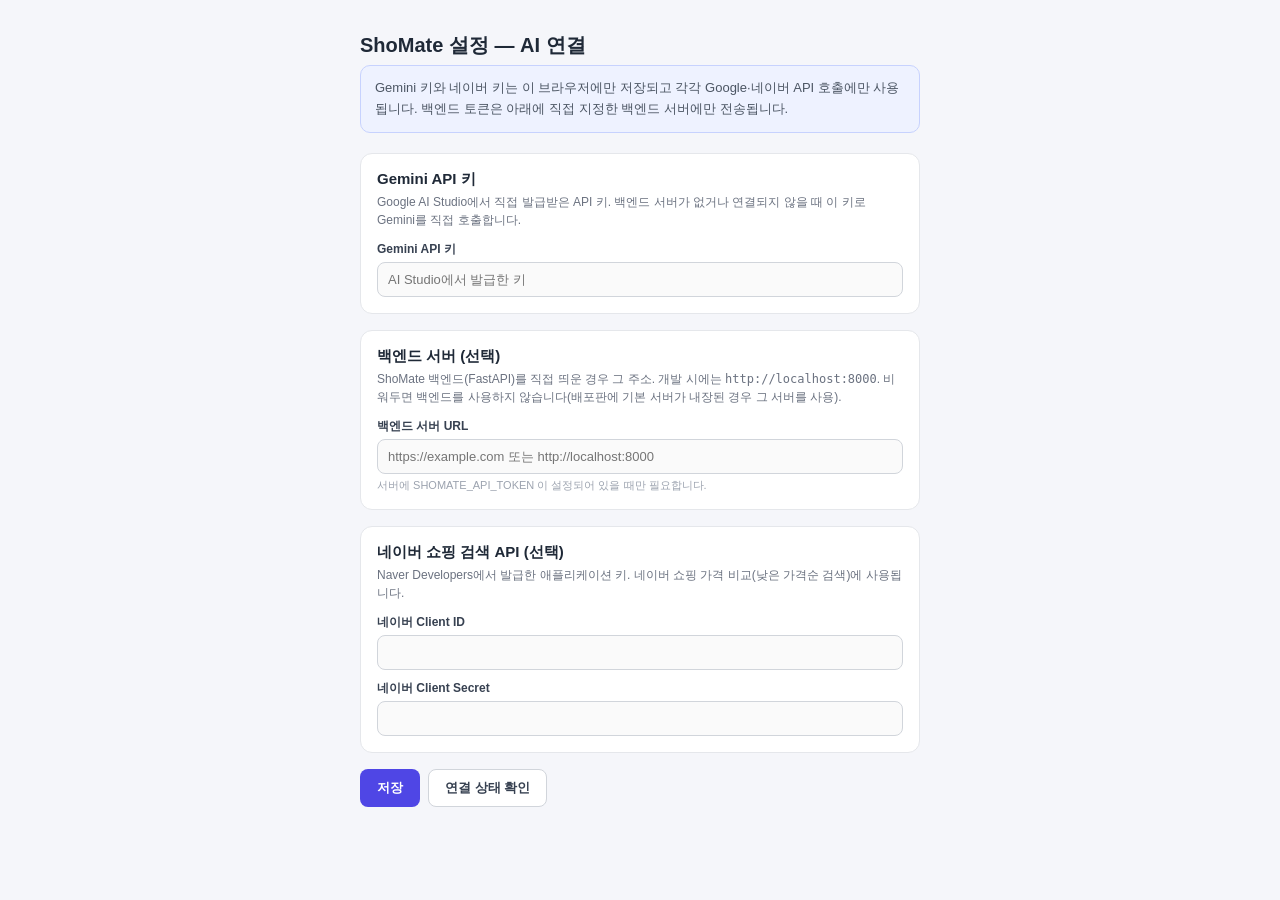
<file: options.html>
<!DOCTYPE html>
<html lang="ko">
<head>
  <meta charset="UTF-8">
  <meta name="viewport" content="width=device-width, initial-scale=1">
  <title>ShoMate 설정 — AI 연결</title>
  <style>
    :root { color-scheme: light; }
    body { font-family: -apple-system, BlinkMacSystemFont, "Segoe UI", "Apple SD Gothic Neo", "Malgun Gothic", sans-serif;
           background: #f5f6fa; color: #1f2937; margin: 0; padding: 32px 16px; }
    .wrap { max-width: 560px; margin: 0 auto; }
    h1 { font-size: 20px; margin: 0 0 6px; }
    .lead { font-size: 13px; color: #4b5563; line-height: 1.6; background: #eef2ff; border: 1px solid #c7d2fe;
            border-radius: 10px; padding: 12px 14px; margin: 0 0 20px; }
    section { background: #fff; border: 1px solid #e5e7eb; border-radius: 12px; padding: 16px; margin-bottom: 16px; }
    h2 { font-size: 15px; margin: 0 0 4px; }
    .desc { font-size: 12px; color: #6b7280; margin: 0 0 12px; line-height: 1.5; }
    label { display: block; font-size: 12px; font-weight: 700; color: #374151; margin: 10px 0 4px; }
    input { width: 100%; box-sizing: border-box; font-size: 13px; padding: 9px 10px; border: 1px solid #d1d5db;
            border-radius: 8px; background: #fafafa; }
    input:focus { outline: none; border-color: #6366f1; background: #fff; }
    .hint { font-size: 11px; color: #9ca3af; margin: 4px 0 0; }
    .row { display: flex; gap: 8px; align-items: center; margin-top: 16px; }
    button { font-size: 13px; font-weight: 700; padding: 9px 16px; border-radius: 8px; border: 1px solid transparent; cursor: pointer; }
    #save { background: #4f46e5; color: #fff; }
    #save:hover { background: #4338ca; }
    #check { background: #fff; color: #374151; border-color: #d1d5db; }
    #status { font-size: 13px; line-height: 1.6; padding: 10px 12px; border-radius: 8px; margin-top: 12px; display: none; }
    #status.ok { display: block; background: #ecfdf5; border: 1px solid #a7f3d0; color: #065f46; }
    #status.warn { display: block; background: #fffbeb; border: 1px solid #fde68a; color: #92400e; }
    #status.err { display: block; background: #fef2f2; border: 1px solid #fecaca; color: #991b1b; }
  </style>
</head>
<body>
  <div class="wrap">
    <h1>ShoMate 설정 — AI 연결</h1>
    <p class="lead">Gemini 키와 네이버 키는 이 브라우저에만 저장되고 각각 Google·네이버 API 호출에만 사용됩니다. 백엔드 토큰은 아래에 직접 지정한 백엔드 서버에만 전송됩니다.</p>

    <section>
      <h2>Gemini API 키</h2>
      <p class="desc">Google AI Studio에서 직접 발급받은 API 키. 백엔드 서버가 없거나 연결되지 않을 때 이 키로 Gemini를 직접 호출합니다.</p>
      <label for="geminiApiKey">Gemini API 키</label>
      <input type="password" id="geminiApiKey" autocomplete="off" placeholder="AI Studio에서 발급한 키">
    </section>

    <section>
      <h2>백엔드 서버 (선택)</h2>
      <p class="desc">ShoMate 백엔드(FastAPI)를 직접 띄운 경우 그 주소. 개발 시에는 <code>http://localhost:8000</code>. 비워두면 백엔드를 사용하지 않습니다(배포판에 기본 서버가 내장된 경우 그 서버를 사용).</p>
      <label for="backendUrl">백엔드 서버 URL</label>
      <input type="url" id="backendUrl" autocomplete="off" placeholder="https://example.com 또는 http://localhost:8000">
      <p class="hint">서버에 SHOMATE_API_TOKEN 이 설정되어 있을 때만 필요합니다.</p>
    </section>

    <section>
      <h2>네이버 쇼핑 검색 API (선택)</h2>
      <p class="desc">Naver Developers에서 발급한 애플리케이션 키. 네이버 쇼핑 가격 비교(낮은 가격순 검색)에 사용됩니다.</p>
      <label for="naverClientId">네이버 Client ID</label>
      <input type="text" id="naverClientId" autocomplete="off">
      <label for="naverClientSecret">네이버 Client Secret</label>
      <input type="password" id="naverClientSecret" autocomplete="off">
    </section>

    <div class="row">
      <button id="save" type="button">저장</button>
      <button id="check" type="button">연결 상태 확인</button>
    </div>
    <div id="status" role="status"></div>
  </div>
  <script src="options.js"></script>
</body>
</html>
</file>
